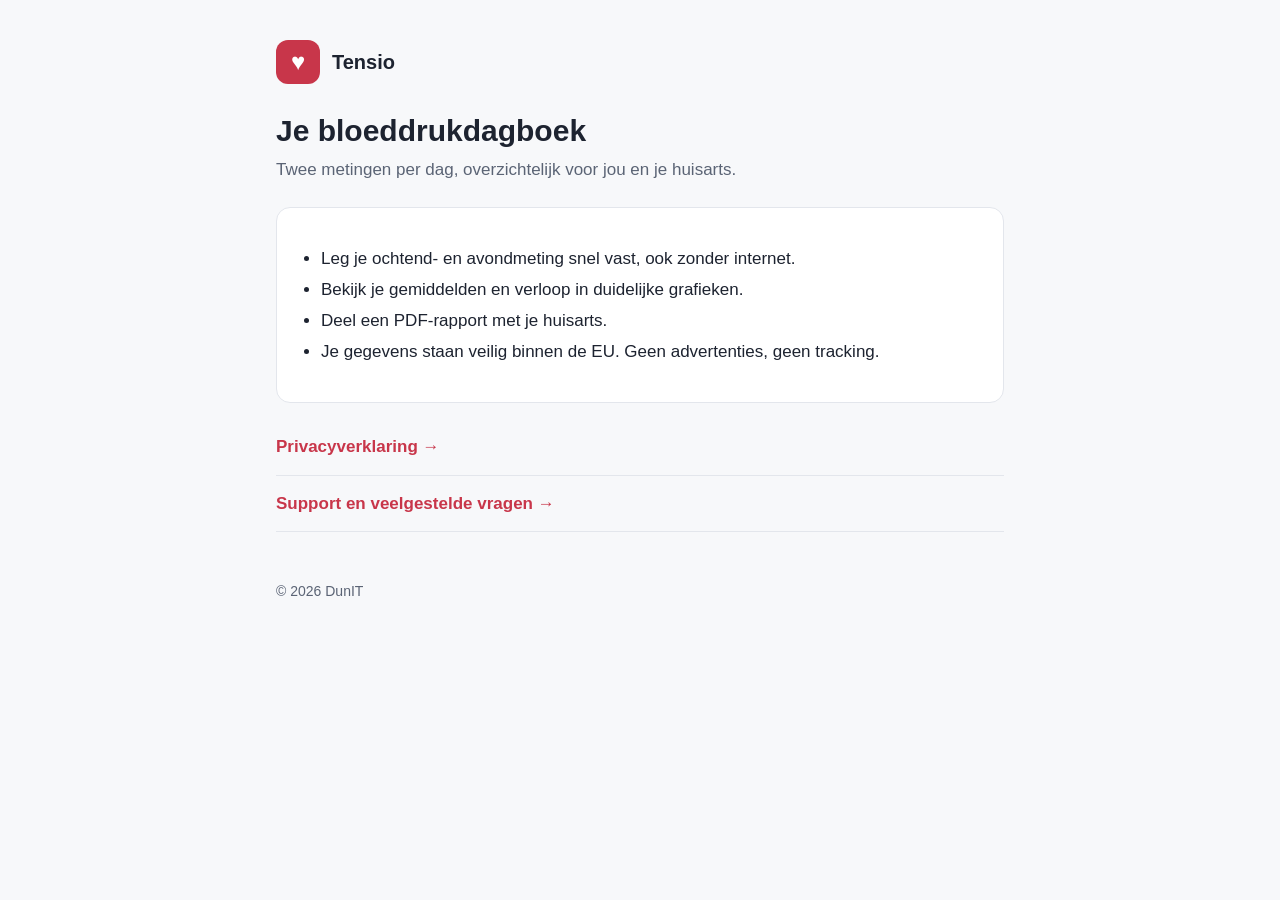
<file: index.html>
<!doctype html>
<html lang="nl">
<head>
<meta charset="utf-8">
<meta name="viewport" content="width=device-width, initial-scale=1">
<title>Tensio – je bloeddrukdagboek</title>
<link rel="stylesheet" href="style.css">
</head>
<body>
<main>
<header><div class="mark">♥</div><a href="./">Tensio</a></header>

<h1>Je bloeddrukdagboek</h1>
<p class="meta">Twee metingen per dag, overzichtelijk voor jou en je huisarts.</p>

<div class="card">
<ul>
<li>Leg je ochtend- en avondmeting snel vast, ook zonder internet.</li>
<li>Bekijk je gemiddelden en verloop in duidelijke grafieken.</li>
<li>Deel een PDF-rapport met je huisarts.</li>
<li>Je gegevens staan veilig binnen de EU. Geen advertenties, geen tracking.</li>
</ul>
</div>

<nav class="links">
<a href="privacy.html">Privacyverklaring →</a>
<a href="support.html">Support en veelgestelde vragen →</a>
</nav>

<footer>© 2026 DunIT</footer>
</main>
</body>
</html>
</file>
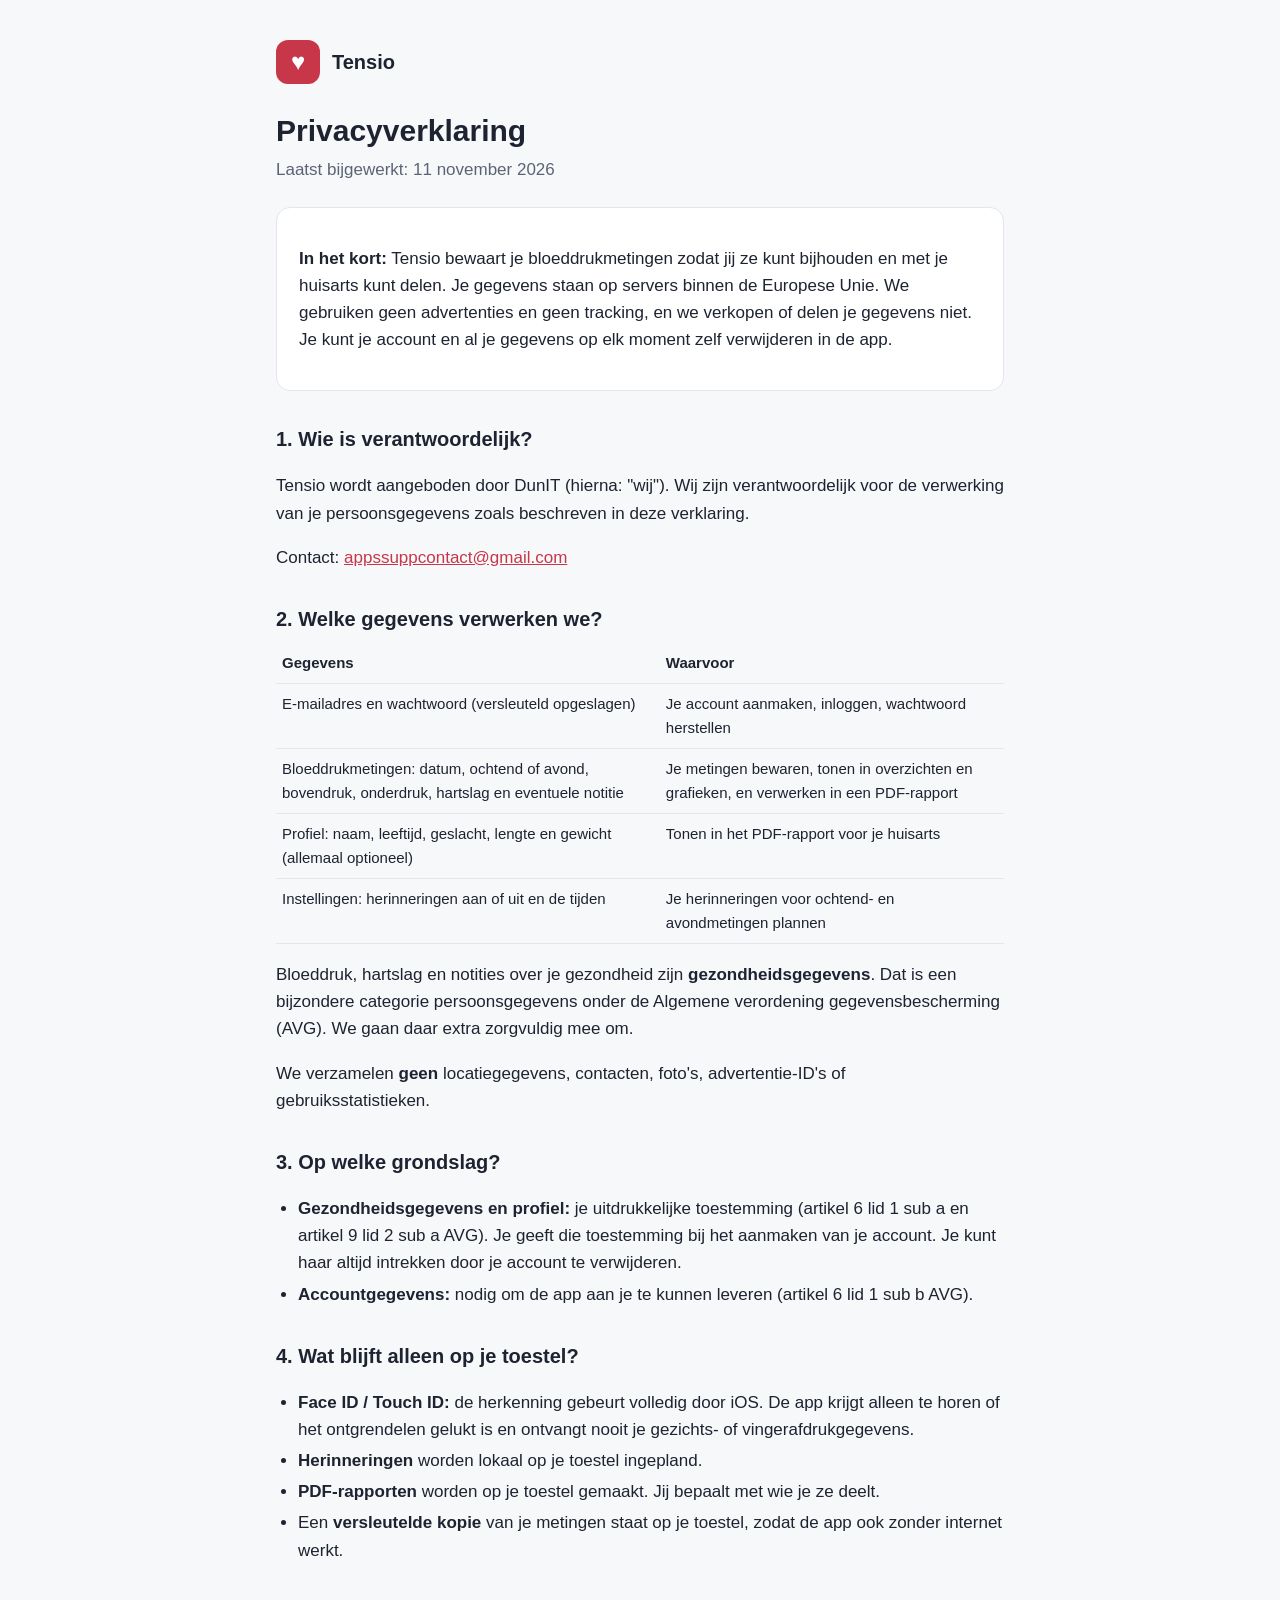
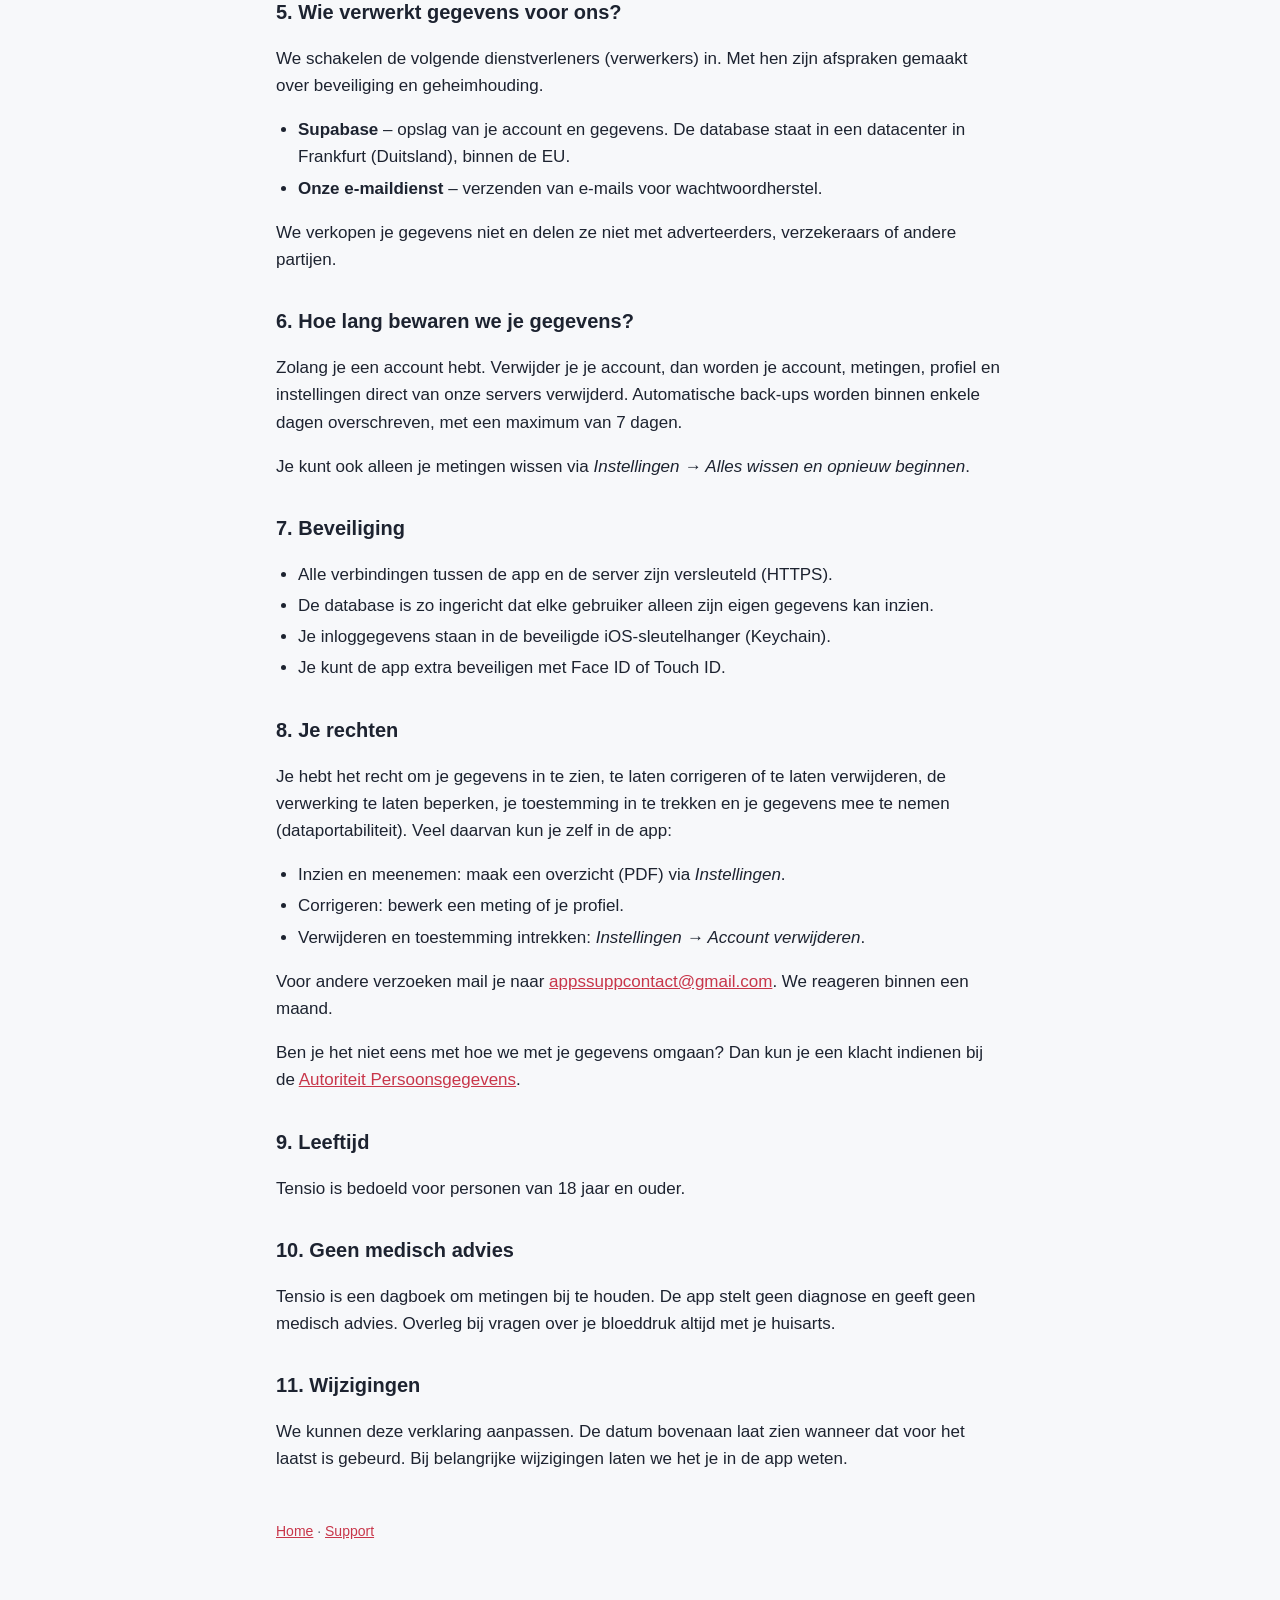
<file: privacy.html>
<!doctype html>
<html lang="nl">
<head>
<meta charset="utf-8">
<meta name="viewport" content="width=device-width, initial-scale=1">
<title>Privacyverklaring – Tensio</title>
<link rel="stylesheet" href="style.css">
</head>
<body>
<main>
<header><div class="mark">♥</div><a href="./">Tensio</a></header>

<h1>Privacyverklaring</h1>
<p class="meta">Laatst bijgewerkt: 11 november 2026</p>

<div class="card">
<p><strong>In het kort:</strong> Tensio bewaart je bloeddrukmetingen zodat jij ze kunt bijhouden en met je huisarts kunt delen. Je gegevens staan op servers binnen de Europese Unie. We gebruiken geen advertenties en geen tracking, en we verkopen of delen je gegevens niet. Je kunt je account en al je gegevens op elk moment zelf verwijderen in de app.</p>
</div>

<h2>1. Wie is verantwoordelijk?</h2>
<p>Tensio wordt aangeboden door DunIT (hierna: "wij"). Wij zijn verantwoordelijk voor de verwerking van je persoonsgegevens zoals beschreven in deze verklaring.</p>
<p>Contact: <a href="mailto:appssuppcontact@gmail.com">appssuppcontact@gmail.com</a></p>

<h2>2. Welke gegevens verwerken we?</h2>
<table>
<tr><th>Gegevens</th><th>Waarvoor</th></tr>
<tr><td>E-mailadres en wachtwoord (versleuteld opgeslagen)</td><td>Je account aanmaken, inloggen, wachtwoord herstellen</td></tr>
<tr><td>Bloeddrukmetingen: datum, ochtend of avond, bovendruk, onderdruk, hartslag en eventuele notitie</td><td>Je metingen bewaren, tonen in overzichten en grafieken, en verwerken in een PDF-rapport</td></tr>
<tr><td>Profiel: naam, leeftijd, geslacht, lengte en gewicht (allemaal optioneel)</td><td>Tonen in het PDF-rapport voor je huisarts</td></tr>
<tr><td>Instellingen: herinneringen aan of uit en de tijden</td><td>Je herinneringen voor ochtend- en avondmetingen plannen</td></tr>
</table>
<p>Bloeddruk, hartslag en notities over je gezondheid zijn <strong>gezondheidsgegevens</strong>. Dat is een bijzondere categorie persoonsgegevens onder de Algemene verordening gegevensbescherming (AVG). We gaan daar extra zorgvuldig mee om.</p>
<p>We verzamelen <strong>geen</strong> locatiegegevens, contacten, foto's, advertentie-ID's of gebruiksstatistieken.</p>

<h2>3. Op welke grondslag?</h2>
<ul>
<li><strong>Gezondheidsgegevens en profiel:</strong> je uitdrukkelijke toestemming (artikel 6 lid 1 sub a en artikel 9 lid 2 sub a AVG). Je geeft die toestemming bij het aanmaken van je account. Je kunt haar altijd intrekken door je account te verwijderen.</li>
<li><strong>Accountgegevens:</strong> nodig om de app aan je te kunnen leveren (artikel 6 lid 1 sub b AVG).</li>
</ul>

<h2>4. Wat blijft alleen op je toestel?</h2>
<ul>
<li><strong>Face ID / Touch ID:</strong> de herkenning gebeurt volledig door iOS. De app krijgt alleen te horen of het ontgrendelen gelukt is en ontvangt nooit je gezichts- of vingerafdrukgegevens.</li>
<li><strong>Herinneringen</strong> worden lokaal op je toestel ingepland.</li>
<li><strong>PDF-rapporten</strong> worden op je toestel gemaakt. Jij bepaalt met wie je ze deelt.</li>
<li>Een <strong>versleutelde kopie</strong> van je metingen staat op je toestel, zodat de app ook zonder internet werkt.</li>
</ul>

<h2>5. Wie verwerkt gegevens voor ons?</h2>
<p>We schakelen de volgende dienstverleners (verwerkers) in. Met hen zijn afspraken gemaakt over beveiliging en geheimhouding.</p>
<ul>
<li><strong>Supabase</strong> – opslag van je account en gegevens. De database staat in een datacenter in Frankfurt (Duitsland), binnen de EU.</li>
<li><strong>Onze e-maildienst</strong> – verzenden van e-mails voor wachtwoordherstel.</li>
</ul>
<p>We verkopen je gegevens niet en delen ze niet met adverteerders, verzekeraars of andere partijen.</p>

<h2>6. Hoe lang bewaren we je gegevens?</h2>
<p>Zolang je een account hebt. Verwijder je je account, dan worden je account, metingen, profiel en instellingen direct van onze servers verwijderd. Automatische back-ups worden binnen enkele dagen overschreven, met een maximum van 7 dagen.</p>
<p>Je kunt ook alleen je metingen wissen via <em>Instellingen → Alles wissen en opnieuw beginnen</em>.</p>

<h2>7. Beveiliging</h2>
<ul>
<li>Alle verbindingen tussen de app en de server zijn versleuteld (HTTPS).</li>
<li>De database is zo ingericht dat elke gebruiker alleen zijn eigen gegevens kan inzien.</li>
<li>Je inloggegevens staan in de beveiligde iOS-sleutelhanger (Keychain).</li>
<li>Je kunt de app extra beveiligen met Face ID of Touch ID.</li>
</ul>

<h2>8. Je rechten</h2>
<p>Je hebt het recht om je gegevens in te zien, te laten corrigeren of te laten verwijderen, de verwerking te laten beperken, je toestemming in te trekken en je gegevens mee te nemen (dataportabiliteit). Veel daarvan kun je zelf in de app:</p>
<ul>
<li>Inzien en meenemen: maak een overzicht (PDF) via <em>Instellingen</em>.</li>
<li>Corrigeren: bewerk een meting of je profiel.</li>
<li>Verwijderen en toestemming intrekken: <em>Instellingen → Account verwijderen</em>.</li>
</ul>
<p>Voor andere verzoeken mail je naar <a href="mailto:appssuppcontact@gmail.com">appssuppcontact@gmail.com</a>. We reageren binnen een maand.</p>
<p>Ben je het niet eens met hoe we met je gegevens omgaan? Dan kun je een klacht indienen bij de <a href="https://autoriteitpersoonsgegevens.nl">Autoriteit Persoonsgegevens</a>.</p>

<h2>9. Leeftijd</h2>
<p>Tensio is bedoeld voor personen van 18 jaar en ouder.</p>

<h2>10. Geen medisch advies</h2>
<p>Tensio is een dagboek om metingen bij te houden. De app stelt geen diagnose en geeft geen medisch advies. Overleg bij vragen over je bloeddruk altijd met je huisarts.</p>

<h2>11. Wijzigingen</h2>
<p>We kunnen deze verklaring aanpassen. De datum bovenaan laat zien wanneer dat voor het laatst is gebeurd. Bij belangrijke wijzigingen laten we het je in de app weten.</p>

<footer><a href="./">Home</a> · <a href="support.html">Support</a></footer>
</main>
</body>
</html>
</file>
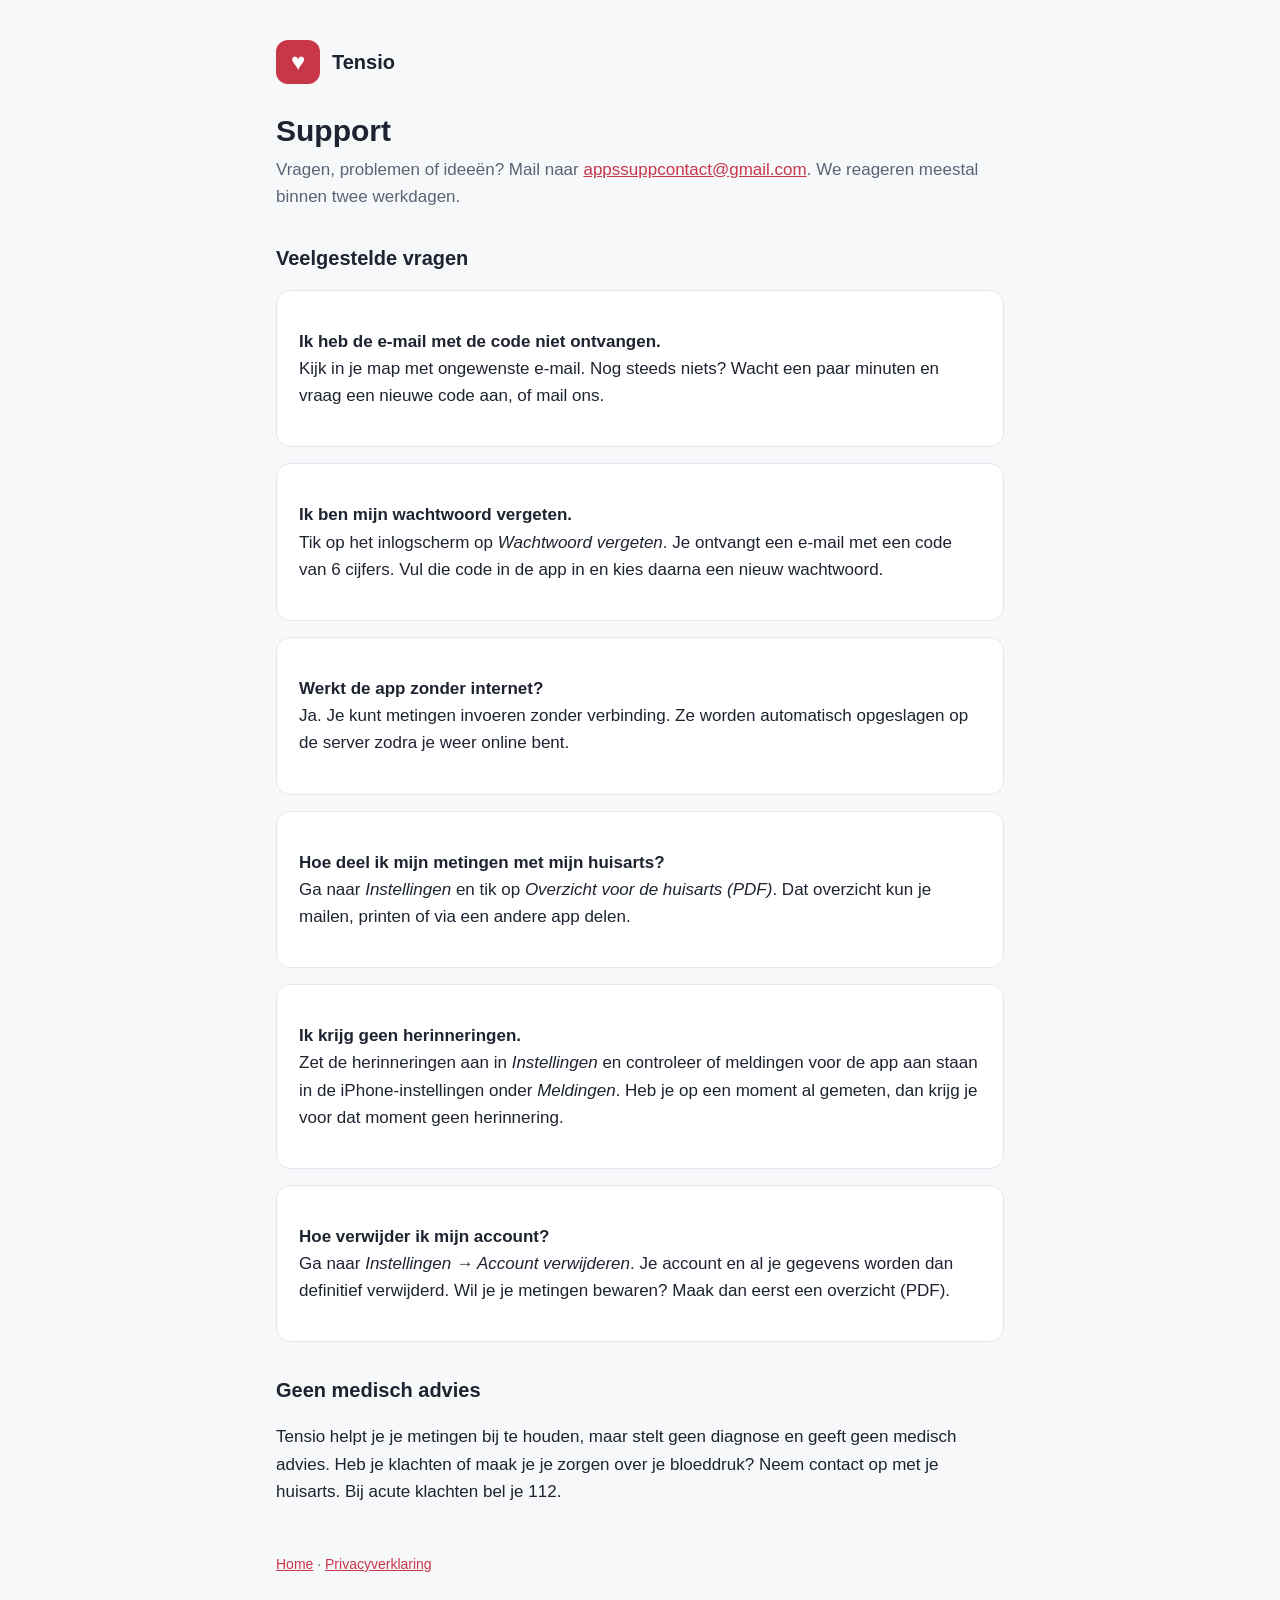
<file: support.html>
<!doctype html>
<html lang="nl">
<head>
<meta charset="utf-8">
<meta name="viewport" content="width=device-width, initial-scale=1">
<title>Support – Tensio</title>
<link rel="stylesheet" href="style.css">
</head>
<body>
<main>
<header><div class="mark">♥</div><a href="./">Tensio</a></header>

<h1>Support</h1>
<p class="meta">Vragen, problemen of ideeën? Mail naar <a href="mailto:appssuppcontact@gmail.com">appssuppcontact@gmail.com</a>. We reageren meestal binnen twee werkdagen.</p>

<h2>Veelgestelde vragen</h2>

<div class="card">
<p><strong>Ik heb de e-mail met de code niet ontvangen.</strong><br>
Kijk in je map met ongewenste e-mail. Nog steeds niets? Wacht een paar minuten en vraag een nieuwe code aan, of mail ons.</p>
</div>

<div class="card">
<p><strong>Ik ben mijn wachtwoord vergeten.</strong><br>
Tik op het inlogscherm op <em>Wachtwoord vergeten</em>. Je ontvangt een e-mail met een code van 6 cijfers. Vul die code in de app in en kies daarna een nieuw wachtwoord.</p>
</div>

<div class="card">
<p><strong>Werkt de app zonder internet?</strong><br>
Ja. Je kunt metingen invoeren zonder verbinding. Ze worden automatisch opgeslagen op de server zodra je weer online bent.</p>
</div>

<div class="card">
<p><strong>Hoe deel ik mijn metingen met mijn huisarts?</strong><br>
Ga naar <em>Instellingen</em> en tik op <em>Overzicht voor de huisarts (PDF)</em>. Dat overzicht kun je mailen, printen of via een andere app delen.</p>
</div>

<div class="card">
<p><strong>Ik krijg geen herinneringen.</strong><br>
Zet de herinneringen aan in <em>Instellingen</em> en controleer of meldingen voor de app aan staan in de iPhone-instellingen onder <em>Meldingen</em>. Heb je op een moment al gemeten, dan krijg je voor dat moment geen herinnering.</p>
</div>

<div class="card">
<p><strong>Hoe verwijder ik mijn account?</strong><br>
Ga naar <em>Instellingen → Account verwijderen</em>. Je account en al je gegevens worden dan definitief verwijderd. Wil je je metingen bewaren? Maak dan eerst een overzicht (PDF).</p>
</div>

<h2>Geen medisch advies</h2>
<p>Tensio helpt je je metingen bij te houden, maar stelt geen diagnose en geeft geen medisch advies. Heb je klachten of maak je je zorgen over je bloeddruk? Neem contact op met je huisarts. Bij acute klachten bel je 112.</p>

<footer><a href="./">Home</a> · <a href="privacy.html">Privacyverklaring</a></footer>
</main>
</body>
</html>
</file>
<file: style.css>
:root{--bg:#f7f8fa;--card:#fff;--text:#1d2330;--muted:#5b6475;--accent:#c8364a;--line:#e3e6ec}
@media (prefers-color-scheme:dark){:root{--bg:#12151b;--card:#1b2029;--text:#eef1f6;--muted:#a3abba;--accent:#ef6b7d;--line:#2b313d}}
*{box-sizing:border-box}
body{margin:0;background:var(--bg);color:var(--text);font:17px/1.6 -apple-system,BlinkMacSystemFont,"Segoe UI",Roboto,sans-serif}
main{max-width:760px;margin:0 auto;padding:40px 16px 64px}
header{display:flex;align-items:center;gap:12px;margin-bottom:28px}
.mark{width:44px;height:44px;border-radius:12px;background:var(--accent);display:grid;place-items:center;color:#fff;font-size:24px}
header a{color:var(--text);text-decoration:none;font-weight:700;font-size:20px}
h1{font-size:30px;line-height:1.25;margin:0 0 6px}
h2{font-size:20px;margin:32px 0 8px}
.meta{color:var(--muted);margin:0 0 24px}
.card{background:var(--card);border:1px solid var(--line);border-radius:14px;padding:20px 22px;margin:16px 0}
a{color:var(--accent)}
ul{padding-left:22px}
li{margin:4px 0}
table{width:100%;border-collapse:collapse;font-size:15px}
th,td{text-align:left;padding:8px 6px;border-bottom:1px solid var(--line);vertical-align:top}
nav.links a{display:block;padding:14px 0;border-bottom:1px solid var(--line);text-decoration:none;font-weight:600}
footer{margin-top:48px;color:var(--muted);font-size:14px}
</file>
